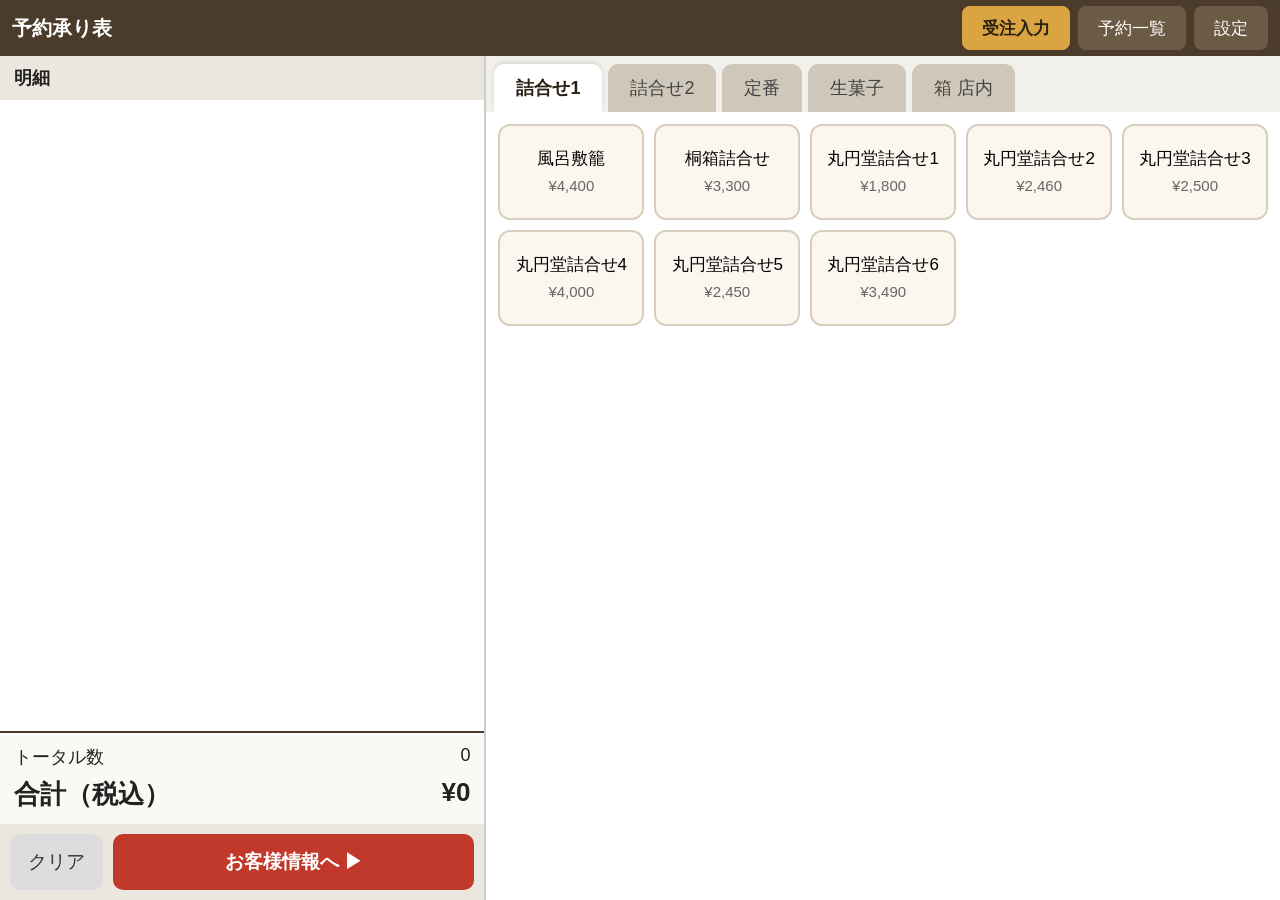
<file: index.html>
<!DOCTYPE html>
<html lang="ja">
<head>
<meta charset="UTF-8">
<meta name="viewport" content="width=device-width, initial-scale=1.0, user-scalable=no">
<title>予約承り表</title>
<link rel="manifest" href="manifest.webmanifest">
<meta name="theme-color" content="#5b2e2a">
<!-- iOSは manifest だけでは全画面にならないので専用の指定が要る。
     apple- 付きは非推奨だがiPadはまだこちらを見るため両方置く -->
<meta name="mobile-web-app-capable" content="yes">
<meta name="apple-mobile-web-app-capable" content="yes">
<meta name="apple-mobile-web-app-status-bar-style" content="default">
<meta name="apple-mobile-web-app-title" content="承り表">
<link rel="apple-touch-icon" href="icons/apple-touch-icon.png">
<link rel="stylesheet" href="css/app.css">
<link rel="stylesheet" href="css/print.css" media="print">
</head>
<body>

<!-- ヘッダー（全画面共通） -->
<header id="app-header">
  <h1>予約承り表</h1>
  <nav>
    <button data-goto="screen-order" class="nav-btn active">受注入力</button>
    <button data-goto="screen-list" class="nav-btn">予約一覧</button>
    <button data-goto="screen-master" class="nav-btn">設定</button>
  </nav>
</header>

<!-- 入力中に「予約一覧」「設定」を押したときの案内（数秒で消える。確認の窓は出さない） -->
<div id="nav-notice" class="hidden" role="status"></div>

<!-- バックアップ促しバナー（しばらく書き出していないときだけ表示。お客様画面では隠す） -->
<div id="backup-banner" class="hidden">
  <span id="backup-banner-msg"></span>
  <button id="backup-banner-go">今すぐ書き出す</button>
  <button id="backup-banner-close">閉じる</button>
</div>

<!-- 2.1 受注入力画面 -->
<main id="screen-order" class="screen active">
  <section id="detail-pane">
    <h2>明細</h2>
    <ul id="detail-list"></ul>
    <div id="detail-summary">
      <div class="sum-row"><span>トータル数</span><span id="total-qty">0</span></div>
      <div class="sum-row total"><span>合計（税込）</span><span id="total-price">¥0</span></div>
    </div>
    <div id="order-bottom-bar">
      <button id="btn-clear-order" class="btn-sub">クリア</button>
      <button id="btn-to-customer" class="btn-main" data-goto="screen-customer">お客様情報へ ▶</button>
    </div>
  </section>
  <section id="product-pane">
    <div id="category-tabs"></div>
    <div id="product-grid"></div>
  </section>
</main>

<!-- 2.2 顧客・受渡情報画面 -->
<main id="screen-customer" class="screen">
  <h2>ご予約情報のご入力（お客様にお渡しください）</h2>
  <div id="customer-form">
    <div class="form-row">
      <label for="f-date">日付</label>
      <input type="date" id="f-date">
    </div>
    <div class="form-row">
      <label>受付</label>
      <div class="form-field">
        <div id="staff-btns" class="btn-group"></div>
        <input type="text" id="f-staff" placeholder="担当者名">
      </div>
    </div>
    <div class="form-row">
      <label for="f-name">御名前 <span class="req">必須</span></label>
      <div class="form-field with-suffix">
        <input type="text" id="f-name"><span class="suffix">様</span>
      </div>
    </div>
    <div class="form-row">
      <label for="f-address">御住所</label>
      <input type="text" id="f-address">
    </div>
    <div class="form-row">
      <label for="f-phone">電話番号 <span class="req">必須</span></label>
      <input type="tel" id="f-phone" inputmode="numeric" placeholder="例: 0312345678">
    </div>
    <div class="form-row">
      <label>商品内容メモ</label>
      <div class="form-field" id="item-notes"></div>
    </div>
    <div class="form-row">
      <label>受渡方法</label>
      <div class="btn-group" id="delivery-toggle">
        <button data-val="来店" class="toggle-btn active">御来店</button>
        <button data-val="配送" class="toggle-btn">配送</button>
      </div>
    </div>
    <div class="form-row" id="row-visit">
      <label>御来店日時</label>
      <div class="form-field">
        <input type="date" id="f-visit-date">
        <input type="time" id="f-visit-time" step="600">
      </div>
    </div>
    <div class="form-row hidden" id="row-ship">
      <label>発送日・着日</label>
      <div class="form-field">
        <span class="mini-label">発送日</span><input type="date" id="f-ship">
        <span class="mini-label">着日</span><input type="date" id="f-arrive">
      </div>
    </div>
    <div class="form-row">
      <label>熨斗</label>
      <div class="form-field">
        <div class="btn-group" id="noshi-toggle">
          <button data-val="なし" class="toggle-btn active">なし</button>
          <button data-val="内" class="toggle-btn">内</button>
          <button data-val="外" class="toggle-btn">外</button>
        </div>
        <span class="mini-label">サイズ</span><input type="text" id="f-noshi-size" class="short">
      </div>
    </div>
    <div class="form-row" id="row-omotegaki">
      <label>表書き</label>
      <div class="form-field">
        <div class="btn-group" id="omotegaki-btns"></div>
        <input type="text" id="f-omotegaki" placeholder="自由入力">
      </div>
    </div>
    <div class="form-row">
      <label>菓子・包材</label>
      <div class="form-field picks-field">
        <div id="packaging-picks" class="picks"></div>
        <button id="btn-pick-packaging" class="pick-add">＋ 包材を選ぶ</button>
      </div>
    </div>
    <div class="form-row">
      <label for="f-memo">備考</label>
      <textarea id="f-memo" rows="3"></textarea>
    </div>
  </div>
  <div class="bottom-bar">
    <!-- 一段前の画面へ戻る。文字は行き先つき（商品選択／印刷プレビュー）。JSで入れ替える -->
    <button id="btn-customer-back" class="btn-sub">◀ 商品選択へ戻る</button>
    <!-- iPadでキーボードが閉じられないとき用の逃げ道。出ている間だけ表示 -->
    <button class="btn-sub btn-close-kbd hidden">キーボードを閉じる</button>
    <button id="btn-to-preview" class="btn-main">保存して印刷プレビューへ ▶</button>
  </div>
</main>

<!-- 2.3 印刷プレビュー画面 -->
<main id="screen-preview" class="screen">
  <h2>印刷プレビュー</h2>
  <!-- 支払いは会計後に店主が付ける。お客様に渡す画面ではなくここに置く -->
  <div id="paid-bar">
    <span class="paid-label">お支払い</span>
    <div class="btn-group" id="paid-toggle">
      <button data-val="未" class="toggle-btn active">まだ</button>
      <button id="btn-paid-yes" data-val="済" class="toggle-btn">いただいた</button>
    </div>
    <span id="paid-hint">レジで会計が済んだら「いただいた」にしてください</span>
  </div>
  <div id="preview-scroll">
    <div id="print-sheet"></div>
  </div>
  <!-- 印刷が済んだあとの表示（案C・2026-09-03）。承り表はそのまま残し、下のボタンだけ
       「予約一覧へ」「次の予約を入力する」の2つに変える。どちらも入力を空にする -->
  <div id="printed-bar" class="hidden">
    <span class="printed-msg">印刷しました（保存済み）。この予約はこれで終わりです。</span>
    <button id="btn-printed-list" class="btn-sub">予約一覧へ</button>
    <button id="btn-printed-next" class="btn-main">次の予約を入力する ▶</button>
  </div>
  <div class="bottom-bar" id="preview-bar">
    <!-- 予約一覧から開いたとき: [予約一覧へ戻る][商品を直す][お客様情報を直す][保存][印刷]（案B・2026-09-03）
         入力の流れで来たとき : [お客様情報へ戻る][保存][印刷]（JSで切り替える） -->
    <button id="btn-preview-back" class="btn-sub">◀ お客様情報へ戻る</button>
    <button id="btn-preview-edit-items" class="btn-sub hidden">商品を直す</button>
    <button id="btn-preview-edit" class="btn-sub hidden">お客様情報を直す</button>
    <button id="btn-save-only" class="btn-sub">保存</button>
    <button id="btn-print" class="btn-main">印刷</button>
  </div>
</main>

<!-- 2.4 予約一覧画面 -->
<main id="screen-list" class="screen">
  <h2>予約一覧</h2>
  <!-- 「受付済／受渡済」は一字違いで紛らわしいので、画面では
       お渡し＝まだ／済、お支払い＝まだ／済 と言い分ける（保存データの値は従来のまま） -->
  <div class="btn-group" id="list-filter">
    <button data-val="all" class="toggle-btn active">全て</button>
    <button data-val="undelivered" class="toggle-btn">お渡し まだ</button>
    <button data-val="delivered" class="toggle-btn">お渡し 済</button>
  </div>
  <ul id="order-list"></ul>
</main>

<!-- 2.5 商品マスタ編集画面 -->
<main id="screen-master" class="screen">
  <h2>設定</h2>

  <section class="settings-block">
    <h3>バックアップ</h3>
    <p class="note">
      予約データはこのiPadの中だけに保存されます。iPadが壊れると消えるため、
      定期的に書き出してお店のパソコンに保存してください。
    </p>
    <div id="backup-status" class="backup-status">読み込み中…</div>
    <div class="settings-actions">
      <button id="btn-export" class="btn-main">バックアップを書き出す</button>
      <button id="btn-import" class="btn-sub">バックアップから戻す</button>
      <input type="file" id="import-file" accept="application/json,.json" hidden>
    </div>
  </section>

  <section class="settings-block">
    <h3>アプリの状態</h3>
    <div id="offline-status" class="backup-status">確認中…</div>
    <p class="note">
      直したはずの不具合が直っていないときは、下のボタンを押してください。
      アプリの中身だけを入れ直します（予約データや商品の設定は消えません）。
      Wi-Fiに繋がっているときに押してください。
    </p>
    <div class="settings-actions">
      <button id="btn-update-app" class="btn-sub">アプリを最新にする</button>
    </div>
  </section>

  <section class="settings-block">
    <h3>担当者</h3>
    <p class="note">お客様情報画面の「受付」に出るボタンです。1行に1名ずつ、改行して入力してください。</p>
    <textarea id="staff-edit" rows="3" placeholder="担当A&#10;担当B"></textarea>
    <div class="settings-actions">
      <button id="btn-save-staff" class="btn-sub">担当者を保存</button>
    </div>
  </section>

  <section class="settings-block" id="block-products">
    <h3>商品の追加・修正</h3>
    <p class="note">
      値段を変えたり、新しい商品を足したりできます。使わなくなった商品は「かくす」にすると
      注文画面に出なくなります（過去の予約は残ります）。
    </p>
    <div class="settings-actions">
      <button id="btn-add-product" class="btn-main">＋ 商品を追加する</button>
      <button id="btn-reseed" class="btn-sub">価格表の内容に戻す</button>
    </div>
    <div id="master-tabs"></div>
    <div id="master-list"></div>
  </section>
</main>

<!-- 2.6 商品の編集画面
     以前は画面に浮かべるモーダルだったが、iPadでは position:fixed の中の入力欄に
     ソフトキーボードが出ないことがあるため、独立した画面にしてある。戻さないこと。 -->
<main id="screen-edit" class="screen">
  <h2 id="edit-title">商品の編集</h2>
  <div id="edit-form">
    <div class="edit-row">
      <label for="e-name">商品名</label>
      <input type="text" id="e-name" placeholder="例: 最中 5個">
    </div>
    <div class="edit-row">
      <label for="e-price">値段（税込）</label>
      <div class="form-field">
        <input type="number" id="e-price" inputmode="numeric" min="0" step="10" placeholder="例: 1600">
        <label class="check"><input type="checkbox" id="e-price-manual"> その都度入力する</label>
      </div>
    </div>
    <div class="edit-row">
      <label for="e-category">置き場所</label>
      <select id="e-category"></select>
    </div>
    <div class="edit-row">
      <label>選択リストに出す</label>
      <div class="form-field checks">
        <label class="check"><input type="checkbox" id="e-sweet"> 詰合せの中身として選べる</label>
        <label class="check"><input type="checkbox" id="e-packaging"> 菓子・包材として選べる</label>
      </div>
    </div>
    <!-- 詰合せの定番の中身。ここで決めておくと、注文で追加した瞬間に商品内容へ自動で入る。
         空のままなら従来どおり価格表の「中身」欄の文字を読み取る（読めない詰合せは空のまま） -->
    <div class="edit-row picks-field">
      <label>詰合せの中身</label>
      <div class="form-field checks">
        <div class="picks" id="e-picks"></div>
        <button class="pick-add" id="e-pick-add">＋ 中身を選ぶ</button>
        <span class="note" id="e-picks-hint"></span>
        <button class="btn-sub hidden" id="e-picks-import">価格表の記載に戻す</button>
      </div>
    </div>
    <div class="edit-row">
      <label>注文画面</label>
      <div class="btn-group" id="e-active-toggle">
        <button data-val="表示" class="toggle-btn active">出す</button>
        <button data-val="非表示" class="toggle-btn">かくす</button>
      </div>
    </div>
  </div>
  <div class="bottom-bar">
    <button id="edit-cancel" class="btn-sub">◀ やめる</button>
    <button id="edit-delete" class="btn-sub danger">削除</button>
    <span class="spacer"></span>
    <button class="btn-sub btn-close-kbd hidden">キーボードを閉じる</button>
    <button id="edit-save" class="btn-main">保存</button>
  </div>
</main>

<!-- 商品内容・菓子包材を選ぶモーダル（種類→個数の順に選ぶ） -->
<div id="picker-overlay" class="hidden">
  <div id="picker">
    <div id="picker-head">
      <span id="picker-title">選ぶ</span>
      <button id="picker-close" class="btn-sub">閉じる</button>
    </div>
    <div id="picker-tabs"></div>
    <div id="picker-list"></div>
  </div>
</div>

<!-- 数量・単価入力テンキー（モーダル） -->
<div id="numpad-overlay" class="hidden">
  <div id="numpad">
    <div id="numpad-title">個数</div>
    <div id="numpad-display">0</div>
    <div id="numpad-keys">
      <button data-key="7">7</button><button data-key="8">8</button><button data-key="9">9</button>
      <button data-key="4">4</button><button data-key="5">5</button><button data-key="6">6</button>
      <button data-key="1">1</button><button data-key="2">2</button><button data-key="3">3</button>
      <button data-key="C" class="key-c">C</button><button data-key="0">0</button><button data-key="00">00</button>
    </div>
    <div id="numpad-actions">
      <button id="numpad-cancel" class="btn-sub">やめる</button>
      <button id="numpad-ok" class="btn-main">決定</button>
    </div>
  </div>
</div>

<script src="data/products.js"></script>
<script src="js/db.js"></script>
<script src="js/master.js"></script>
<script src="js/backup.js"></script>
<script src="js/app.js"></script>
</body>
</html>
</file>
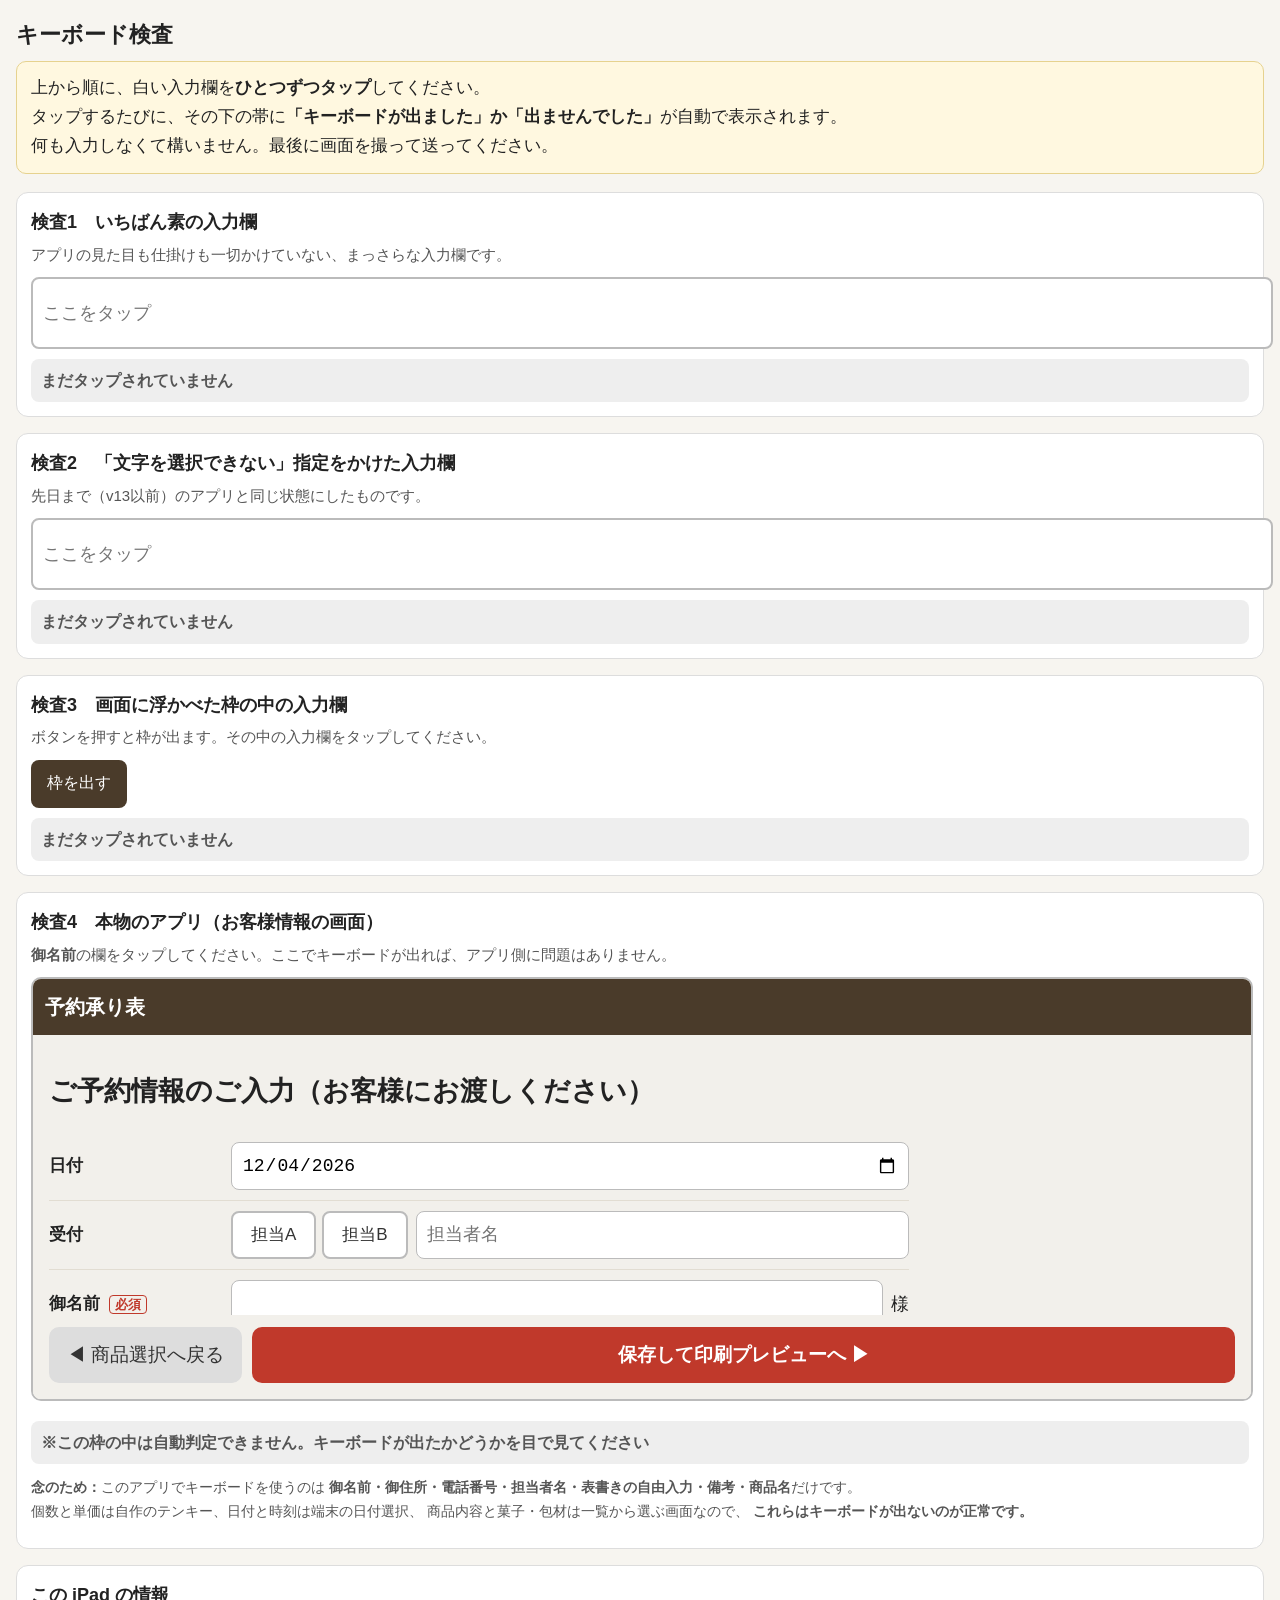
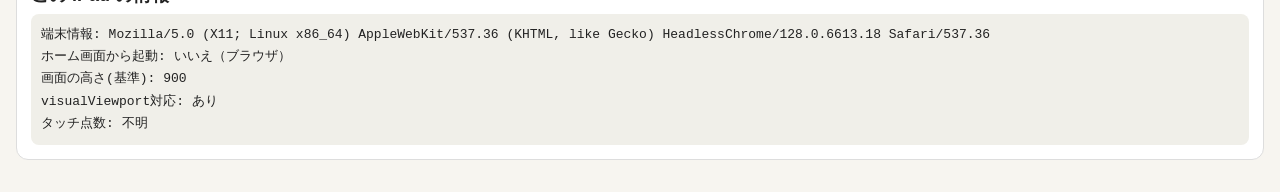
<file: kbtest.html>
<!DOCTYPE html>
<html lang="ja">
<head>
<meta charset="UTF-8">
<meta name="viewport" content="width=device-width, initial-scale=1.0">
<title>キーボード検査</title>
<style>
  /* このページ自体はアプリのCSSを読み込まない。
     「アプリのせいなのか、iPad側の事情なのか」を切り分けるための素の環境。 */
  body { font-family: "Hiragino Sans", sans-serif; margin: 0; padding: 16px; font-size: 17px; line-height: 1.7; background: #f7f5f0; color: #222; }
  h1 { font-size: 22px; margin: 0 0 8px; }
  .lead { background: #fff8e0; border: 1px solid #e6d28f; border-radius: 10px; padding: 12px 14px; margin-bottom: 18px; }
  .card { background: #fff; border: 1px solid #ddd; border-radius: 12px; padding: 14px; margin-bottom: 16px; }
  .card h2 { font-size: 18px; margin: 0 0 4px; }
  .card p { margin: 0 0 10px; font-size: 15px; color: #555; }
  input[type="text"] { width: 100%; min-height: 52px; font-size: 18px; padding: 8px 10px; border: 2px solid #bbb; border-radius: 8px; background: #fff; }
  .verdict { margin-top: 10px; font-weight: bold; font-size: 16px; padding: 8px 10px; border-radius: 8px; background: #eee; color: #555; }
  .verdict.ok { background: #d5e8d4; color: #205020; }
  .verdict.ng { background: #f7d2cc; color: #7a2018; }
  /* 検査2用: 文字を選択できないようにする指定（v13までのアプリと同じ状態） */
  .noselect { -webkit-user-select: none; user-select: none; }
  /* 検査3用: 画面に浮かべた枠の中 */
  .fixedbox { position: fixed; left: 8%; right: 8%; top: 30%; background: #fff; border: 3px solid #5b2e2a; border-radius: 12px; padding: 14px; z-index: 50; box-shadow: 0 8px 30px rgba(0,0,0,.35); }
  .fixedbox.hidden { display: none; }
  iframe { width: 100%; height: 420px; border: 2px solid #bbb; border-radius: 10px; background: #fff; }
  #env { font-family: monospace; font-size: 13px; white-space: pre-wrap; word-break: break-all; background: #f0efe9; border-radius: 8px; padding: 10px; }
  button { min-height: 48px; font-size: 16px; padding: 0 16px; border: none; border-radius: 8px; background: #4a3b2a; color: #fff; }
</style>
</head>
<body>

<h1>キーボード検査</h1>
<div class="lead">
  上から順に、白い入力欄を<b>ひとつずつタップ</b>してください。<br>
  タップするたびに、その下の帯に<b>「キーボードが出ました」か「出ませんでした」</b>が自動で表示されます。<br>
  何も入力しなくて構いません。最後に画面を撮って送ってください。
</div>

<div class="card">
  <h2>検査1　いちばん素の入力欄</h2>
  <p>アプリの見た目も仕掛けも一切かけていない、まっさらな入力欄です。</p>
  <input type="text" id="a" placeholder="ここをタップ">
  <div class="verdict" id="va">まだタップされていません</div>
</div>

<div class="card noselect">
  <h2>検査2　「文字を選択できない」指定をかけた入力欄</h2>
  <p>先日まで（v13以前）のアプリと同じ状態にしたものです。</p>
  <input type="text" id="b" placeholder="ここをタップ">
  <div class="verdict" id="vb">まだタップされていません</div>
</div>

<div class="card">
  <h2>検査3　画面に浮かべた枠の中の入力欄</h2>
  <p>ボタンを押すと枠が出ます。その中の入力欄をタップしてください。</p>
  <button id="openbox">枠を出す</button>
  <div class="verdict" id="vc">まだタップされていません</div>
</div>

<div class="card">
  <h2>検査4　本物のアプリ（お客様情報の画面）</h2>
  <p><b>御名前</b>の欄をタップしてください。ここでキーボードが出れば、アプリ側に問題はありません。</p>
  <iframe id="app" src="index.html?nosw=1&amp;screen=screen-customer"></iframe>
  <div class="verdict" id="vd">※この枠の中は自動判定できません。キーボードが出たかどうかを目で見てください</div>
  <p style="margin-top:12px;font-size:14px;color:#555">
    <b>念のため：</b>このアプリでキーボードを使うのは
    <b>御名前・御住所・電話番号・担当者名・表書きの自由入力・備考・商品名</b>だけです。<br>
    個数と単価は自作のテンキー、日付と時刻は端末の日付選択、
    商品内容と菓子・包材は一覧から選ぶ画面なので、
    <b>これらはキーボードが出ないのが正常です。</b>
  </p>
</div>

<div class="card">
  <h2>この iPad の情報</h2>
  <div id="env">読み込み中…</div>
</div>

<div class="fixedbox hidden" id="box">
  <div style="font-weight:bold;margin-bottom:8px">浮かべた枠</div>
  <input type="text" id="c" placeholder="ここをタップ">
  <div style="margin-top:10px"><button id="closebox">閉じる</button></div>
</div>

<script>
// キーボードが本当に出たかは、画面の見える高さが縮んだかどうかで判定できる。
// iPadは物理キーボードが繋がっていると画面のキーボードを出さないので、
// その場合はどの検査も「出ませんでした」になる＝アプリのせいではない、と分かる。
(function () {
  var vv = window.visualViewport;
  var baseH = vv ? vv.height : window.innerHeight;
  var pending = null;

  function judge(id) {
    var el = document.getElementById(id);
    var now = vv ? vv.height : window.innerHeight;
    var shrank = baseH - now;
    if (shrank > 80) {
      el.className = "verdict ok";
      el.textContent = "キーボードが出ました（画面が " + Math.round(shrank) + "px 縮みました）";
    } else {
      el.className = "verdict ng";
      el.textContent = "キーボードは出ませんでした（画面の高さが変わっていません）";
    }
    pending = null;
  }

  function watch(inputId, verdictId) {
    document.getElementById(inputId).addEventListener("focus", function () {
      var el = document.getElementById(verdictId);
      el.className = "verdict";
      el.textContent = "判定中…（1秒ほどお待ちください）";
      pending = verdictId;
      // キーボードは出るまでに間があるので少し待ってから見る
      setTimeout(function () { if (pending === verdictId) judge(verdictId); }, 1200);
    });
  }
  watch("a", "va");
  watch("b", "vb");
  watch("c", "vc");

  document.getElementById("openbox").addEventListener("click", function () {
    document.getElementById("box").classList.remove("hidden");
  });
  document.getElementById("closebox").addEventListener("click", function () {
    document.getElementById("box").classList.add("hidden");
  });

  var lines = [
    "端末情報: " + navigator.userAgent,
    "ホーム画面から起動: " + (window.navigator.standalone === true ? "はい" : "いいえ（ブラウザ）"),
    "画面の高さ(基準): " + Math.round(baseH),
    "visualViewport対応: " + (vv ? "あり" : "なし"),
    "タッチ点数: " + (navigator.maxTouchPoints || "不明")
  ];
  document.getElementById("env").textContent = lines.join("\n");
})();
</script>
</body>
</html>
</file>
<file: css/app.css>
/* 画面用スタイル — タブレット横持ち・タッチ操作前提（ボタン48px以上・フォント大きめ） */
* { box-sizing: border-box; -webkit-tap-highlight-color: transparent; }
html, body {
  margin: 0; height: 100%;
  font-family: "Hiragino Sans", "Noto Sans JP", "Yu Gothic UI", sans-serif;
  font-size: 18px;
  background: #f2f0eb;
  color: #222;
  overscroll-behavior: none;
}
/* タップで文字が選択されてしまうのを防ぐ指定は、**入力欄に絶対に継がせない**。
   iOSでは user-select:none が入力欄に効くと、フォーカスは当たる（カーソルは出る）のに
   ソフトキーボードが上がらなくなる。以前は body に掛けていたが、
   打ち消しに頼らず「押すだけの部品」に限って掛ける形にした。ここを body に戻さないこと */
#app-header, .nav-btn, #backup-banner, button, label, .lbl, .mini-label,
#category-tabs, #product-grid, #detail-list, #detail-summary,
#master-tabs, #master-list, #picker-tabs, #picker-list, #numpad, #order-list {
  -webkit-user-select: none; user-select: none;
}
input, textarea, select {
  -webkit-user-select: text; user-select: text;
}

/* ヘッダー */
#app-header {
  display: flex; align-items: center; justify-content: space-between;
  height: 56px; flex: 0 0 auto; padding: 0 12px;
  background: #4a3b2a; color: #fff;
}
#app-header h1 { font-size: 20px; margin: 0; }
#app-header nav { display: flex; gap: 8px; }
.nav-btn {
  min-height: 44px; padding: 0 20px; font-size: 17px;
  border: none; border-radius: 8px;
  background: #6b5a44; color: #fff;
}
.nav-btn.active { background: #d9a441; color: #2b2113; font-weight: bold; }

/* 画面切替
   ヘッダーとバックアップ促しバナーの下に残った高さを画面が使う。
   高さを calc(100% - 56px) と決め打ちにすると、バナーが出た日だけ
   下のボタン（保存・印刷）が画面外にはみ出して押せなくなる */
body { display: flex; flex-direction: column; }
.screen { display: none; flex: 1 1 auto; min-height: 0; }
.screen.active { display: flex; }
main.screen { flex-direction: row; }
#screen-customer.active, #screen-preview.active,
#screen-list.active, #screen-master.active,
#screen-edit.active { flex-direction: column; padding: 16px; }
.placeholder { color: #999; padding: 24px; }

/* ===== 受注入力画面 ===== */
#detail-pane {
  width: 38%; min-width: 340px;
  display: flex; flex-direction: column;
  background: #fff; border-right: 2px solid #ccc;
}
#detail-pane h2 { margin: 0; padding: 10px 14px; font-size: 18px; background: #ece7de; }
#detail-list {
  flex: 1; overflow-y: auto; margin: 0; padding: 0; list-style: none;
}
#detail-list li {
  display: grid;
  grid-template-columns: 1fr 80px 52px 90px;
  gap: 6px; align-items: center;
  min-height: 52px; padding: 6px 12px;
  border-bottom: 1px solid #e5e5e5;
  font-size: 17px;
}
#detail-list li .d-name { overflow: hidden; text-overflow: ellipsis; white-space: nowrap; }
#detail-list li .d-price, #detail-list li .d-sub { text-align: right; font-variant-numeric: tabular-nums; }
#detail-list li .d-qty { text-align: center; background: #f7f3ea; border-radius: 6px; padding: 4px 0; }
#detail-list li.price-missing .d-price { color: #c0392b; font-weight: bold; }

#detail-summary { border-top: 2px solid #4a3b2a; padding: 8px 14px; background: #fbf9f4; }
.sum-row { display: flex; justify-content: space-between; padding: 4px 0; font-size: 18px; }
.sum-row.total { font-size: 26px; font-weight: bold; }

#order-bottom-bar { display: flex; gap: 10px; padding: 10px; background: #ece7de; }

/* ボタン共通 */
.btn-main, .btn-sub {
  min-height: 56px; font-size: 19px; border: none; border-radius: 10px;
  padding: 0 18px;
}
.btn-main { flex: 1; background: #c0392b; color: #fff; font-weight: bold; }
.btn-sub { background: #ddd; color: #333; }
.btn-main:active, .btn-sub:active, .nav-btn:active { filter: brightness(0.85); }

/* 商品ペイン */
#product-pane { flex: 1; display: flex; flex-direction: column; overflow: hidden; }
#category-tabs {
  display: flex; gap: 6px; padding: 8px 8px 0;
  overflow-x: auto; flex-shrink: 0;
}
.cat-tab {
  min-height: 48px; padding: 0 22px; font-size: 18px; white-space: nowrap;
  border: none; border-radius: 10px 10px 0 0;
  background: #cfc8ba; color: #444;
}
.cat-tab.active { background: #fff; color: #2b2113; font-weight: bold; box-shadow: 0 -2px 4px rgba(0,0,0,.1); }

#product-grid {
  flex: 1; overflow-y: auto;
  display: grid; grid-template-columns: repeat(4, 1fr);
  gap: 10px; padding: 12px; background: #fff;
  align-content: start;
}
@media (min-width: 1100px) { #product-grid { grid-template-columns: repeat(5, 1fr); } }
.product-btn {
  min-height: 96px; padding: 8px;
  display: flex; flex-direction: column; justify-content: center; align-items: center; gap: 6px;
  border: 2px solid #d9cfc0; border-radius: 12px;
  background: #fbf7ef; font-size: 17px; line-height: 1.3; text-align: center;
}
.product-btn:active { background: #f0e2c8; }
.product-btn .p-price { font-size: 15px; color: #666; }
.product-btn .p-price.undecided { color: #c0392b; }
.product-btn img { width: 64px; height: 64px; object-fit: cover; border-radius: 8px; }

/* 下部バー（共通） */
.bottom-bar { display: flex; gap: 10px; margin-top: auto; padding-top: 12px; }

/* ===== 顧客・受渡情報フォーム（お客様に渡して入力してもらう画面） ===== */
body.customer-mode #app-header nav { display: none; }
#customer-form { flex: 1; overflow-y: auto; max-width: 860px; }
.form-row {
  display: flex; align-items: center; gap: 12px;
  padding: 10px 0; border-bottom: 1px solid #e2ddd2;
}
.form-row > label { width: 170px; flex-shrink: 0; font-weight: bold; font-size: 17px; }
.form-row .req { color: #c0392b; font-size: 13px; border: 1px solid #c0392b; border-radius: 4px; padding: 1px 5px; margin-left: 4px; }
.form-field { display: flex; align-items: center; gap: 8px; flex-wrap: wrap; flex: 1; }
.form-field.with-suffix { flex-wrap: nowrap; }
.form-row input[type="text"], .form-row input[type="tel"],
.form-row input[type="date"], .form-row input[type="time"], .form-row textarea {
  min-height: 48px; font-size: 18px; padding: 6px 10px;
  border: 1px solid #bbb; border-radius: 8px; background: #fff;
  flex: 1; min-width: 120px;
}
.form-row input.short { flex: 0 1 140px; }
.form-row textarea { resize: none; }
.suffix { font-size: 18px; }
.mini-label { font-size: 15px; color: #666; white-space: nowrap; }
.btn-group { display: flex; gap: 6px; flex-wrap: wrap; }
.toggle-btn {
  min-height: 48px; padding: 0 18px; font-size: 17px;
  border: 2px solid #bbb; border-radius: 8px; background: #fff; color: #333;
}
.toggle-btn.active { background: #4a3b2a; border-color: #4a3b2a; color: #fff; font-weight: bold; }
.form-row.hidden { display: none; }
#item-notes { flex-direction: column; align-items: stretch; }
.item-note-row { display: flex; align-items: center; gap: 8px; }
.item-note-row .in-name { width: 180px; flex-shrink: 0; font-size: 16px; overflow: hidden; text-overflow: ellipsis; white-space: nowrap; }
#item-notes .none { color: #999; font-size: 15px; }

/* ===== 予約一覧 ===== */
#order-list { list-style: none; margin: 14px 0 0; padding: 0; flex: 1; overflow-y: auto; }
#order-list li {
  display: flex; align-items: center; gap: 12px; flex-wrap: wrap;
  background: #fff; border: 1px solid #ddd; border-radius: 10px;
  padding: 10px 14px; margin-bottom: 10px;
}
#order-list .o-main { flex: 1; min-width: 240px; display: flex; flex-direction: column; gap: 2px; }
#order-list .o-date { font-weight: bold; font-size: 17px; }
#order-list .o-date .o-method { font-size: 14px; color: #666; font-weight: normal; margin-left: 8px; }
#order-list .o-sub { font-size: 15px; color: #555; }
#order-list .o-total { font-size: 18px; font-weight: bold; white-space: nowrap; }
/* お渡し・お支払いの状態。どちらの話か取り違えないよう必ず見出しを付け、
   「済／まだ」を並べて今どちらなのかが一目で分かるようにする（店主指示 2026-09-01）。
   押しても即座には変わらず確認を挟む（うっかり触りの防止） */
#order-list .o-flags { display: flex; gap: 14px; flex-wrap: wrap; }
#order-list .o-flag { display: flex; align-items: center; gap: 6px; }
#order-list .of-label { font-size: 14px; color: #555; white-space: nowrap; }
#order-list .o-flag .toggle-btn { min-height: 44px; padding: 0 14px; font-size: 15px; }
#order-list .o-flag .toggle-btn.active.st-open { background: #935e0c; border-color: #935e0c; }
#order-list .o-flag .toggle-btn.active.st-done { background: #2e6130; border-color: #2e6130; }
#order-list .o-actions { display: flex; gap: 6px; }
#order-list .o-actions button { min-height: 48px; font-size: 15px; padding: 0 12px; border: none; border-radius: 8px; background: #ece7de; }
#order-list .o-actions .o-del { background: #f3c6c0; }
#order-list .none { color: #999; padding: 24px; text-align: center; border: none; background: none; }

/* ===== 印刷プレビュー（画面表示） ===== */
#preview-scroll { flex: 1; overflow: auto; background: #888; padding: 16px; border-radius: 8px; }
#print-sheet {
  width: 281mm; min-height: 194mm; margin: 0 auto;
  background: #fff; box-shadow: 0 4px 20px rgba(0,0,0,.4);
  padding: 5mm;
}

/* A4横に承り表を左右2面（各面はA5相当）。左=お客様控・右=店控で中身が違う。
   縮尺は 0.66 → 0.60 に下げた（2026-09-02）。店のプリンタで横印刷が2枚に分かれ、
   店主の試しでは「82%に縮めると1枚に収まった」。Chromeの計測では1枚に収まっていて
   端末側の原因を断定できないため、紙面の高さを2割強詰めて、どちらの環境でも収まるようにした。
   （縮尺だけでなく下の余白・行高も詰めてあるので、文字は1割弱しか小さくしていない） */
.sheet-pair { display: flex; align-items: stretch; }
.sheet-pair .sheet-copy { width: 50%; padding: 0 3mm; }
.sheet-pair .sheet-copy .sheet { zoom: 0.60; }
.sheet-pair .cut-line { border-left: 1px dashed #999; flex-shrink: 0; }

/* ===== 承り表（A4・画面と印刷で共用） ===== */
.sheet { font-size: 12pt; color: #000; user-select: text; }
.sheet-header { display: flex; align-items: baseline; gap: 8mm; border-bottom: 2px solid #000; padding-bottom: 2mm; }
.sheet-header .sheet-title { font-size: 22pt; font-weight: bold; letter-spacing: 8px; }
.sheet-header .sheet-date { margin-left: auto; }
.sheet-row { display: flex; border-bottom: 1px solid #000; padding: 2mm 1mm; gap: 3mm; align-items: baseline; }
.sheet-row .lbl { font-size: 10pt; color: #333; white-space: nowrap; }
/* min-width:0 と overflow-wrap:anywhere が無いと、区切りのない英数字の並び（長い住所や
   メールアドレス等）が折り返せず枠を突き抜ける（2026-09-02・実機で確認）。
   日付欄(.date-val)は nowrap が優先されるので折り返さないまま */
.sheet-row .val { flex: 1; min-width: 0; overflow-wrap: anywhere; }
/* 備考は複数行で入力できる欄なので、打った改行をそのまま紙に出す。
   これが無いと改行が空白に潰れて1行に繋がってしまう */
.sheet-row .val.memo { white-space: pre-line; line-height: 1.5; }
.sheet-name .val { font-size: 15pt; }
/* 御来店日時・発送日・着日は折り返すと読みにくいので1行に収める（店主指示 2026-09-02）。
   PCより幅の狭いiPadの画面では「日付 時刻」が右に突き抜けた（2026-09-02・実機）。
   「2行にせず1行のまま」が店主の希望なので、折り返しではなく、入り切らないときだけ
   その欄の文字を小さくして収める（js/app.js の fitDateVals）。nowrapはそのための前提 */
.sheet-row .val.date-val { white-space: nowrap; }
.sheet table { width: 100%; border-collapse: collapse; margin-top: 3mm; }
.sheet th, .sheet td { border: 1px solid #000; padding: 1mm 2mm; font-size: 11pt; }
.sheet th { background: #eee; font-weight: normal; font-size: 10pt; }
.sheet td.c-price, .sheet td.c-qty { text-align: right; white-space: nowrap; }
/* 商品内容は「・最中×9」を1行ずつ縦に並べる（店主指示）。改行を活かす */
.sheet td.c-note { white-space: pre-line; line-height: 1.5; }
.sheet td { height: 7mm; }
.sheet .sheet-totals { display: flex; justify-content: flex-end; gap: 10mm; padding: 2.5mm 1mm; border-bottom: 2px solid #000; font-size: 13pt; }
.sheet .sheet-totals .total-price { font-weight: bold; font-size: 15pt; }
.sheet .noshi-opt { padding: 0 2mm; }
.sheet .noshi-opt.sel { border: 2px solid #000; border-radius: 50%; padding: 0.5mm 2mm; font-weight: bold; }
.sheet-bottom { display: flex; gap: 5mm; margin-top: 2mm; align-items: stretch; }
.sheet-bottom .sb-left { flex: 1; }
.sheet-bottom .sb-right {
  width: 85mm; border: 1px solid #000; padding: 2mm;
  display: flex; flex-direction: column;
}
.sheet-bottom .sb-right .lbl { font-size: 10pt; color: #333; }
/* 最低高さは 100mm → 60mm（2026-09-02・紙面を1枚に収めるため）。行が多ければ伸びる */
.sheet-bottom .sb-right .memo-box { flex: 1; min-height: 60mm; white-space: pre-wrap; }

/* --- 新レイアウト（2026-08-30の店主指示） --- */
/* 上部は左右2列。左=お客様、右=受渡・支払 */
.sheet-top { display: flex; gap: 5mm; }
.sheet-top .st-col { flex: 1; min-width: 0; }
.sheet-top .st-col .sheet-row { padding: 1.5mm 1mm; }

/* 空行は細くして、埋まった行と区別する（手書き追記用） */
.sheet tr.blank td { height: 4mm; }
.sheet .overflow-warn { color: #c00; font-size: 10pt; }

/* 切り離したあとどちらの控えか分かるように */
.copy-label {
  font-size: 10pt; text-align: right; color: #333;
  border: 1px solid #333; border-radius: 3px;
  padding: 0.5mm 2mm; float: right; margin-bottom: 1mm;
}

/* お客様控: 合計の左に御礼、下に店の連絡先 */
.sheet-customer .sheet-totals .thanks { margin-right: auto; font-size: 12pt; }
.sheet-customer .sheet-totals { justify-content: flex-start; }
.shop-info {
  margin-top: 6mm; padding-top: 3mm; border-top: 1px solid #000;
  font-size: 10pt; line-height: 1.7;
}
.shop-info .shop-name { font-size: 13pt; font-weight: bold; }

/* 店控: 合計は下部左、包材枠は右 */
.sheet-shop .sb-left .total-price { font-weight: bold; font-size: 14pt; }

/* ===== スマホ縦画面（確認用）: 縦積みレイアウトに切替 =====
   本番のタブレット横持ちでは従来の2ペイン表示のまま */
@media screen and (max-width: 700px) {
  #app-header { height: 48px; padding: 0 8px; }
  #app-header h1 { font-size: 15px; }
  .nav-btn { min-height: 38px; padding: 0 10px; font-size: 14px; }
  .screen { height: calc(100% - 48px); }

  /* 受注入力: 上=商品選び / 下=明細・合計 */
  main#screen-order.active { flex-direction: column-reverse; }
  #detail-pane {
    width: 100%; min-width: 0; flex: 0 0 auto;
    border-right: none; border-top: 2px solid #ccc;
  }
  #detail-pane h2 { display: none; }
  #detail-list { flex: 0 1 auto; max-height: 20vh; }
  #detail-list li { min-height: 44px; font-size: 15px; grid-template-columns: 1fr 64px 40px 72px; }
  #detail-summary { padding: 4px 12px; }
  .sum-row { font-size: 15px; padding: 2px 0; }
  .sum-row.total { font-size: 20px; }
  #order-bottom-bar { padding: 8px; }
  .btn-main, .btn-sub { min-height: 48px; font-size: 17px; }
  #product-grid { grid-template-columns: repeat(3, 1fr); gap: 8px; padding: 8px; }
  .product-btn { min-height: 84px; font-size: 15px; }
  .cat-tab { min-height: 44px; padding: 0 14px; font-size: 16px; }

  /* フォーム: ラベルを上に積む */
  #screen-customer.active, #screen-preview.active,
  #screen-list.active, #screen-master.active { padding: 10px; }
  .form-row { flex-direction: column; align-items: stretch; gap: 6px; }
  .form-row > label { width: auto; }

  /* 承り表プレビュー: 縮小表示（印刷には影響しない） */
  #preview-scroll { padding: 8px; }
  #print-sheet { zoom: 0.42; }

  /* 予約一覧 */
  #order-list .o-actions { width: 100%; }
  #order-list .o-actions button { flex: 1; }
}

/* ===== テンキーモーダル ===== */
#numpad-overlay {
  position: fixed; inset: 0; z-index: 100;
  background: rgba(0,0,0,.45);
  display: flex; align-items: center; justify-content: center;
}
#numpad-overlay.hidden { display: none; }
#numpad {
  width: 320px; background: #fff; border-radius: 16px; padding: 16px;
  box-shadow: 0 8px 30px rgba(0,0,0,.3);
}
#numpad-title { font-size: 18px; text-align: center; color: #555; }
#numpad-display {
  font-size: 34px; font-weight: bold; text-align: right;
  padding: 8px 14px; margin: 8px 0; background: #f4f1ea; border-radius: 8px;
  font-variant-numeric: tabular-nums;
}
#numpad-keys { display: grid; grid-template-columns: repeat(3, 1fr); gap: 8px; }
#numpad-keys button {
  min-height: 58px; font-size: 24px; border: none; border-radius: 10px; background: #ece7de;
}
#numpad-keys button:active { background: #d9cfc0; }
#numpad-keys .key-c { background: #f3c6c0; }
#numpad-actions { display: flex; gap: 10px; margin-top: 12px; }
#numpad-actions button { flex: 1; }

/* ===== 設定画面 ===== */
#screen-master.active { overflow-y: auto; }
.settings-block {
  background: #fff; border-radius: 10px; padding: 14px 16px; margin-bottom: 14px;
  max-width: 720px;
}
.settings-block h3 {
  margin: 0 0 8px; font-size: 17px; color: #5b2e2a;
  border-bottom: 1px solid #e4ddd0; padding-bottom: 6px;
}
.settings-block .note { margin: 0 0 10px; font-size: 14px; color: #666; line-height: 1.6; }
.backup-status {
  background: #f4f1ea; border-radius: 8px; padding: 10px 12px;
  font-size: 15px; line-height: 1.8;
}
.settings-actions { display: flex; gap: 10px; margin-top: 12px; }
.settings-actions button { flex: 0 1 auto; min-width: 200px; }

@media (max-width: 700px) {
  .settings-actions { flex-direction: column; }
  .settings-actions button { min-width: 0; }
}

/* ===== バックアップ促しバナー ===== */
#backup-banner {
  display: flex; align-items: center; gap: 12px; flex: 0 0 auto;
  padding: 8px 16px; background: #fdf3d7; border-bottom: 1px solid #e6d28f;
  font-size: 15px; color: #6b5313;
}
#backup-banner.hidden { display: none; }
#backup-banner-msg { flex: 1; }
#backup-banner button {
  border: none; border-radius: 8px; padding: 8px 14px; font-size: 14px;
}
#backup-banner-go { background: #c0392b; color: #fff; font-weight: bold; }
#backup-banner-close { background: #eee4c8; color: #6b5313; }
/* お客様に渡している間は店側の注意書きを見せない */
body.customer-mode #backup-banner { display: none; }

/* ===== 支払いトグル（印刷プレビュー画面の上部） ===== */
#paid-bar {
  display: flex; align-items: center; gap: 12px;
  padding: 8px 12px; margin-bottom: 10px;
  background: #fff; border-radius: 10px;
}
#paid-bar .paid-label { font-weight: bold; color: #5b2e2a; }
#paid-bar #paid-hint { font-size: 13px; color: #777; }
@media (max-width: 700px) {
  #paid-bar { flex-wrap: wrap; }
  #paid-bar #paid-hint { flex-basis: 100%; }
}

/* ===== 選択リスト（商品内容・菓子包材） ===== */
.picks-field { align-items: flex-start; }
.picks { display: flex; flex-wrap: wrap; gap: 6px; flex: 1; min-width: 0; }
.picks-none { color: #999; font-size: 15px; }
.pick-tag {
  display: inline-flex; align-items: baseline; gap: 4px;
  min-height: 44px; padding: 0 12px; font-size: 16px;
  border: 2px solid #cbbfa8; border-radius: 999px;
  background: #fbf7ef; color: #333;
}
.pick-tag b { font-size: 18px; }
.pick-tag .x { color: #999; font-size: 15px; }
.pick-tag:active { background: #f0e2c8; }
.pick-add {
  min-height: 44px; padding: 0 14px; font-size: 16px; white-space: nowrap;
  border: 2px dashed #bfae90; border-radius: 10px;
  background: #fff; color: #6b5313;
}
.item-note-row { align-items: flex-start; flex-wrap: wrap; }

/* 選択モーダル */
#picker-overlay {
  position: fixed; inset: 0; background: rgba(0,0,0,.5);
  display: flex; align-items: center; justify-content: center; z-index: 60;
}
#picker-overlay.hidden { display: none; }
#picker {
  width: min(760px, 94vw); max-height: 86vh;
  display: flex; flex-direction: column;
  background: #fff; border-radius: 16px; padding: 14px;
  box-shadow: 0 8px 30px rgba(0,0,0,.35);
}
#picker-head { display: flex; align-items: center; gap: 12px; margin-bottom: 10px; }
#picker-title { flex: 1; font-size: 20px; font-weight: bold; color: #5b2e2a; }
#picker-head .btn-sub { min-height: 44px; }
#picker-tabs { display: flex; gap: 6px; overflow-x: auto; padding-bottom: 8px; }
.picker-tab {
  min-height: 44px; padding: 0 16px; font-size: 16px; white-space: nowrap;
  border: none; border-radius: 8px; background: #ece7de; color: #444;
}
.picker-tab.active { background: #4a3b2a; color: #fff; font-weight: bold; }
#picker-list {
  flex: 1; overflow-y: auto; margin-top: 8px;
  display: grid; grid-template-columns: repeat(auto-fill, minmax(160px, 1fr)); gap: 8px;
  align-content: start;
}
.picker-item {
  min-height: 60px; padding: 8px; font-size: 16px; line-height: 1.3;
  border: 2px solid #d9cfc0; border-radius: 10px; background: #fbf7ef; color: #222;
}
.picker-item:active { background: #f0e2c8; }
.picker-none { color: #999; padding: 20px; }

/* ===== 商品マスタ編集（設定画面） ===== */
#staff-edit {
  width: 100%; max-width: 380px; font-size: 17px; padding: 8px 10px;
  border: 1px solid #bbb; border-radius: 8px; resize: vertical;
}
#master-tabs { display: flex; gap: 6px; overflow-x: auto; margin: 12px 0 8px; padding-bottom: 4px; }
#master-list { display: grid; gap: 8px; }
.master-row {
  display: flex; align-items: center; gap: 12px;
  min-height: 56px; padding: 8px 14px; text-align: left;
  border: 1px solid #ddd; border-radius: 10px; background: #fff; font-size: 17px;
}
.master-row:active { background: #f4f1ea; }
.master-row .m-name { flex: 1; min-width: 0; overflow: hidden; text-overflow: ellipsis; white-space: nowrap; }
.master-row .m-price { font-variant-numeric: tabular-nums; color: #444; white-space: nowrap; }
.master-row .m-off { font-size: 13px; padding: 3px 8px; border-radius: 999px; background: #eee; color: #777; }
.master-row.off { background: #f6f6f6; color: #999; }
.master-row.off .m-name { text-decoration: line-through; }

/* 商品編集画面（モーダルではなく独立した画面。理由はindex.htmlのコメント参照） */
#edit-form {
  flex: 1; overflow-y: auto; max-width: 720px;
  background: #fff; border: 1px solid #ddd; border-radius: 12px; padding: 4px 16px;
}
.bottom-bar .spacer { flex: 1; }
.edit-row { display: flex; align-items: center; gap: 12px; padding: 9px 0; border-bottom: 1px solid #eee; }
.edit-row:last-child { border-bottom: none; }
.edit-row > label { width: 140px; flex-shrink: 0; font-weight: bold; font-size: 16px; }
.edit-row input[type="text"], .edit-row input[type="number"], .edit-row select {
  min-height: 48px; font-size: 17px; padding: 6px 10px;
  border: 1px solid #bbb; border-radius: 8px; background: #fff; flex: 1; min-width: 100px;
}
.edit-row input:disabled { background: #f0f0f0; color: #999; }
.edit-row .checks { flex-direction: column; align-items: flex-start; gap: 4px; }
.check { display: inline-flex; align-items: center; gap: 6px; font-size: 15px; white-space: nowrap; }
.check input { width: 22px; height: 22px; }
.btn-sub.danger { background: #f3c6c0; color: #7a2018; }

/* キーボードを閉じるボタン（iPad対策。入力中だけ出る） */
.btn-close-kbd { flex: 0 0 auto; }
.btn-close-kbd.hidden { display: none; }
/* 予約一覧から開いたときだけ出る「編集する」 */
#btn-preview-edit.hidden { display: none; }

/* 商品編集の「詰合せの中身」欄 */
#e-picks-hint { font-size: 14px; color: #666; line-height: 1.5; width: 100%; }
#e-picks-import.hidden { display: none; }
.edit-row.picks-field { align-items: flex-start; }

/* ===== 入力中ロック（2026-09-02） =====
   入力中は「予約一覧」「設定」を押せない。灰色にして、押すと下の案内が数秒出る */
.nav-btn.locked { opacity: 0.4; }
.nav-btn.busy::after { content: " ●"; color: #ffd27a; font-size: 12px; }
#nav-notice {
  flex: 0 0 auto; padding: 8px 16px; font-size: 15px;
  background: #fbe9d7; color: #7a3e12; border-bottom: 1px solid #e8c39a;
}
#nav-notice.hidden { display: none; }

/* ===== 印刷済み表示（印刷プレビュー・案C 2026-09-03） =====
   印刷が済んだら承り表はそのまま残し、下を「予約一覧へ／次の予約を入力する」に切り替える */
#printed-bar {
  display: flex; align-items: center; gap: 10px; margin-top: auto; padding-top: 12px;
}
#printed-bar.hidden { display: none; }
#printed-bar .printed-msg { flex: 1; font-size: 17px; color: #2b5d2b; font-weight: bold; }
#screen-preview.printed #preview-bar, #screen-preview.printed #paid-bar { display: none; }
</file>
<file: css/print.css>
/* A4承り表 印刷レイアウト
   承り表本体(.sheet)のスタイルは app.css にあり画面プレビューと共用。
   ここでは「印刷時に承り表だけを紙に出す」制御を行う。 */
/* A4横1枚に同じ承り表を左右2面 */
@page { size: A4 landscape; margin: 8mm; }

@media print {
  #app-header, .bottom-bar, #order-bottom-bar, #numpad-overlay,
  #backup-banner, #nav-notice, #paid-bar, #printed-bar { display: none !important; }
  .screen { display: none !important; }
  #screen-preview { display: block !important; height: auto; padding: 0; }
  /* 承り表（#preview-scroll）以外は何であれ紙に出さない。
     v34で足した「印刷しました」の帯とボタンが紙に印刷された（2026-09-03・実機）。
     iPadは印刷の窓を開いた時点で afterprint が飛び、その後に紙面を組み直すため、
     窓を開いたあとに現れた要素も紙に載る。要素を足すたびに上の一覧へ書き足すのは
     漏れるので、ここで「承り表以外は全部消す」と決めておく */
  #screen-preview > :not(#preview-scroll) { display: none !important; }
  body { background: #fff; }
  #preview-scroll { overflow: visible; background: none; padding: 0; border-radius: 0; }
  /* 幅は画面と同じ 281mm に固定する（auto にしない）。
     iPadのSafariは印刷時、ページをその時の画面幅で組んでから紙の幅に合わせて拡大縮小する。
     幅 auto だと縦持ち（幅の狭い画面）で組まれた紙面が紙の幅まで引き伸ばされ、
     縦にはみ出して2枚目に分かれうる。幅を固定しておけば向きに関係なく同じ縮尺になる */
  #print-sheet {
    width: 281mm; min-height: 0; margin: 0;
    box-shadow: none; padding: 0;
  }
}
</file>
